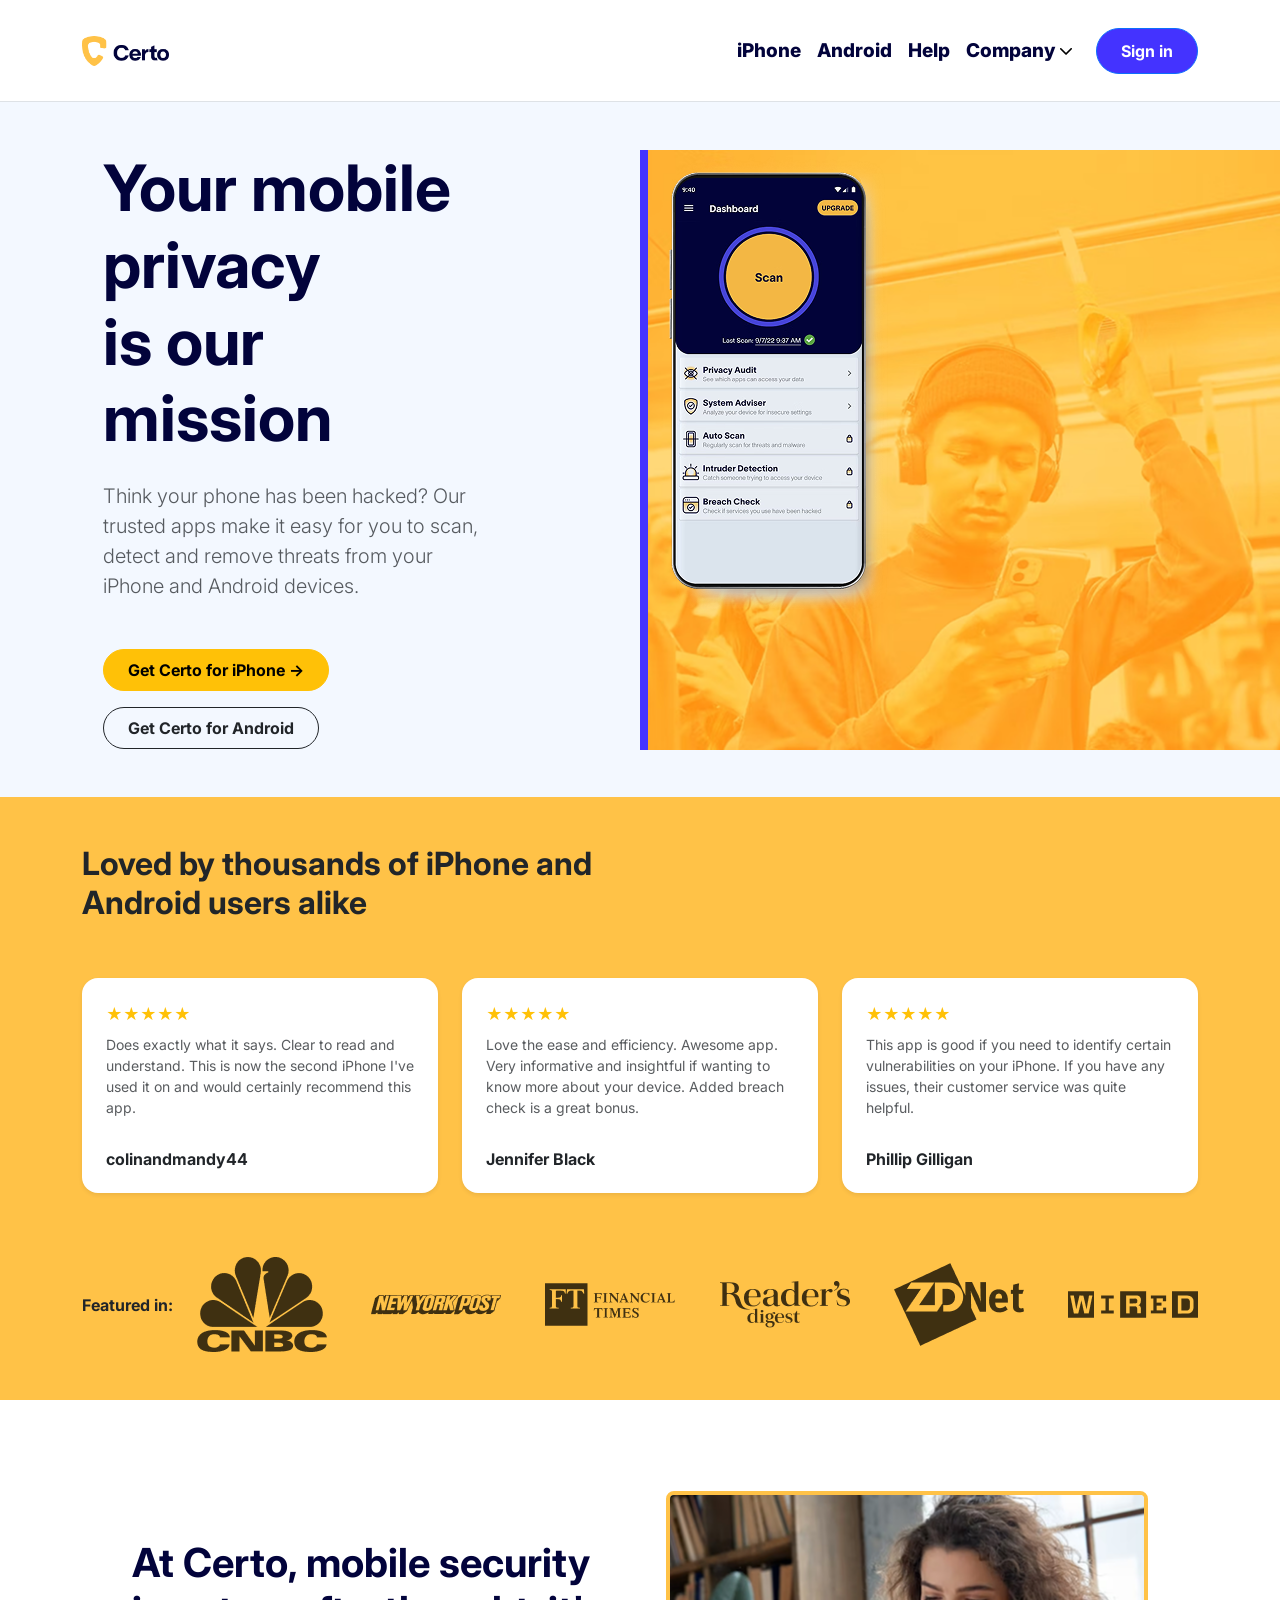
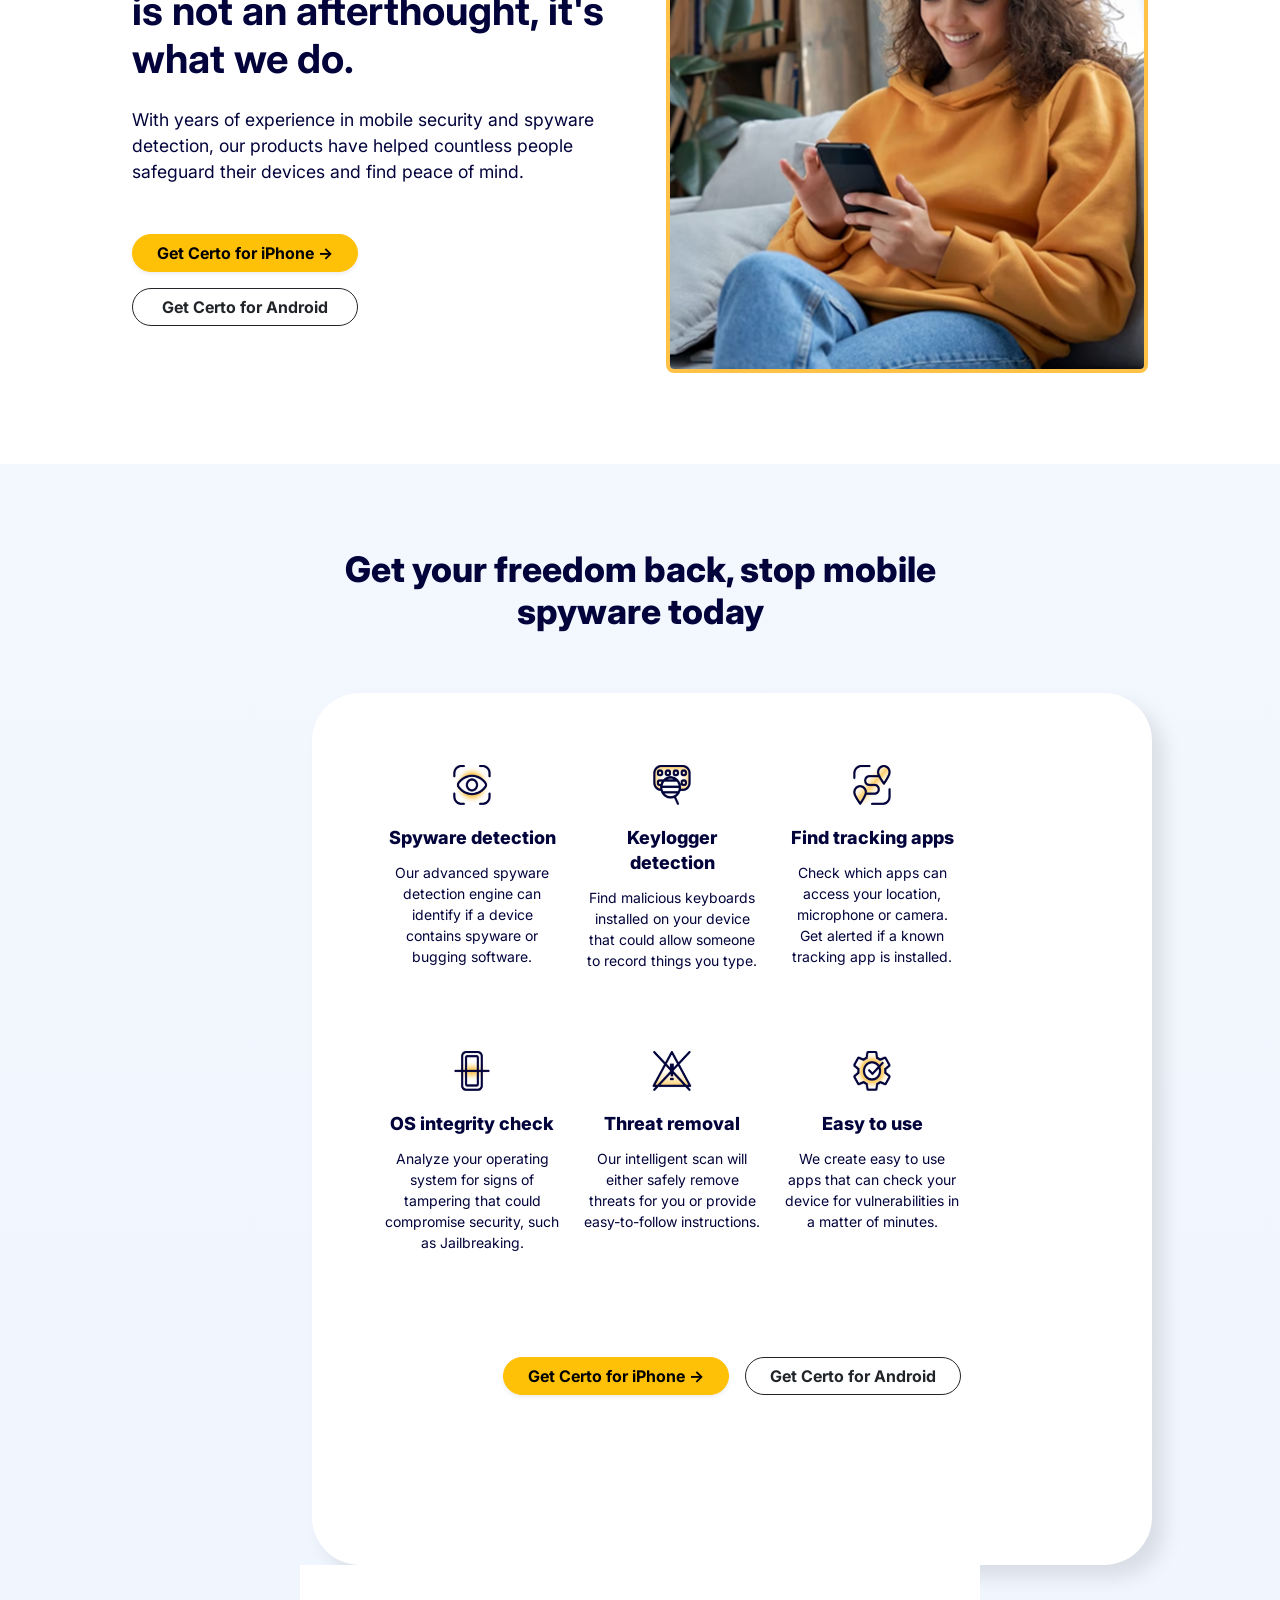
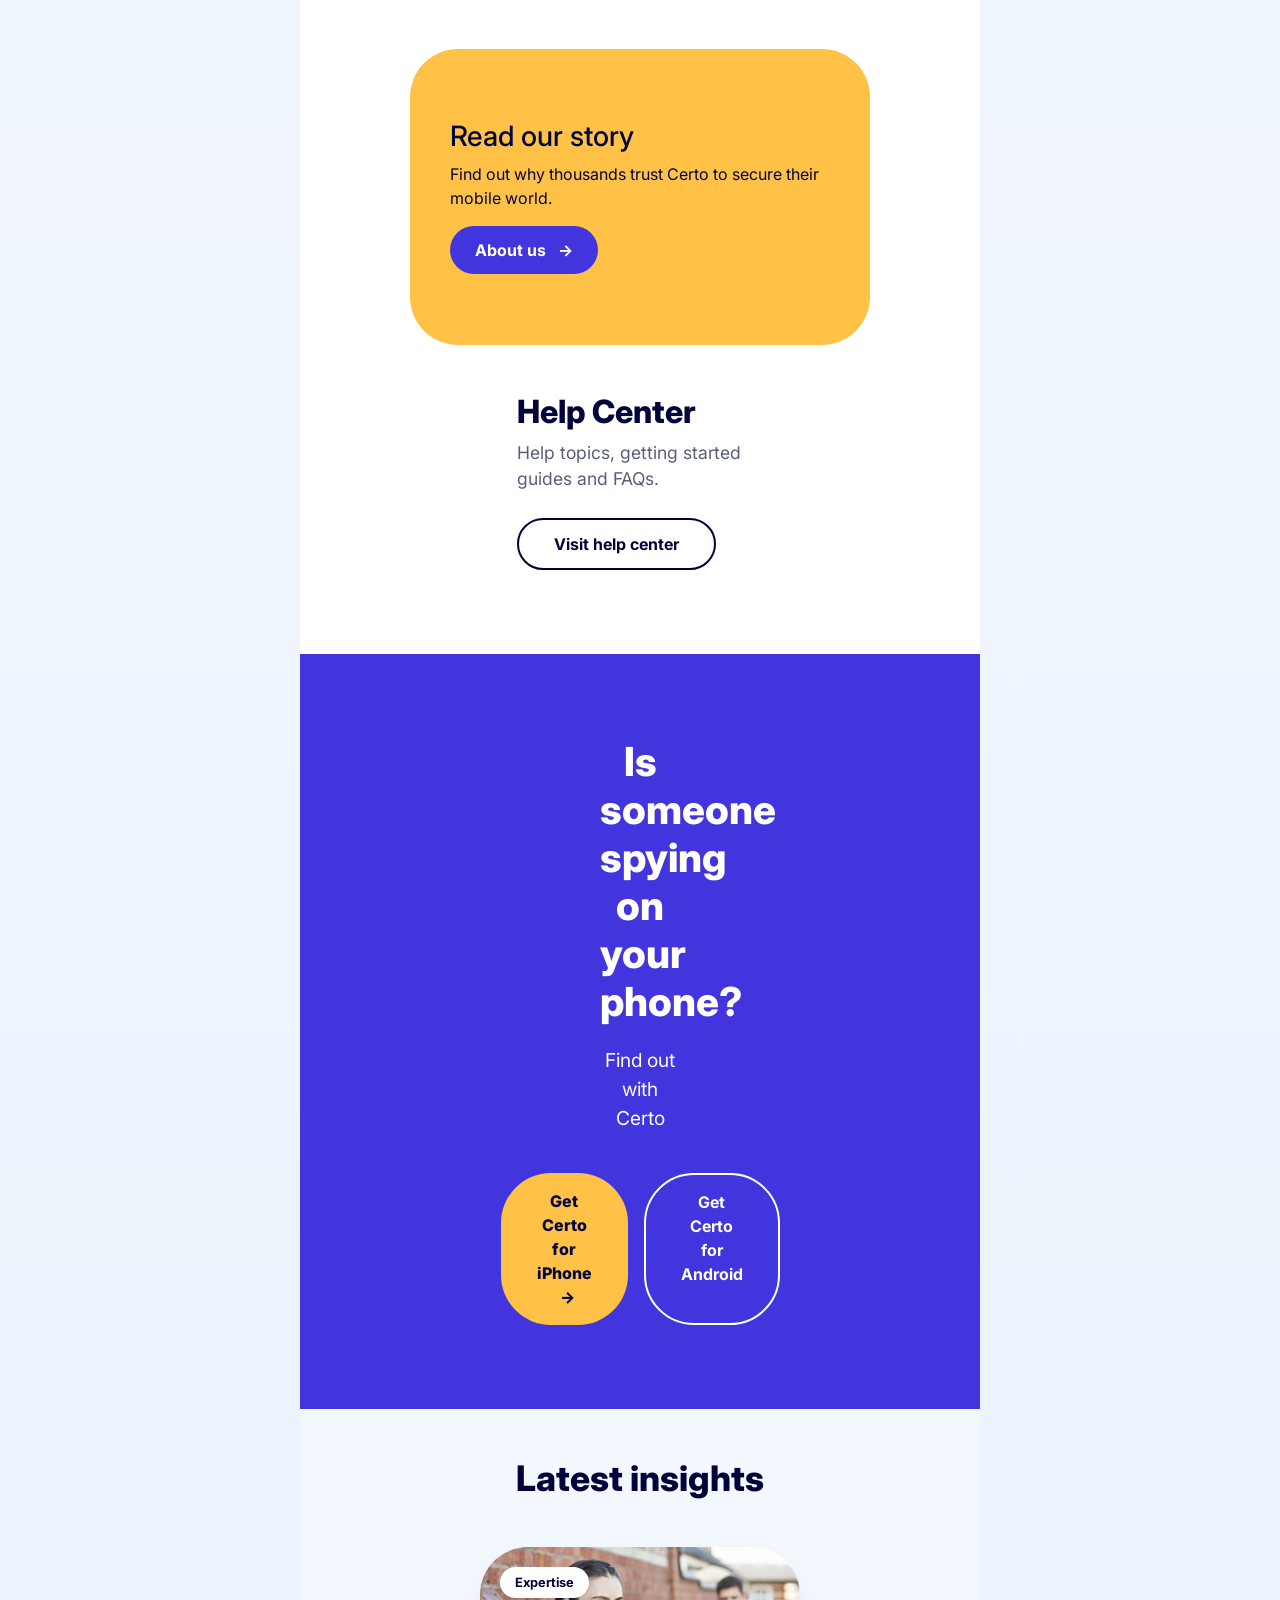
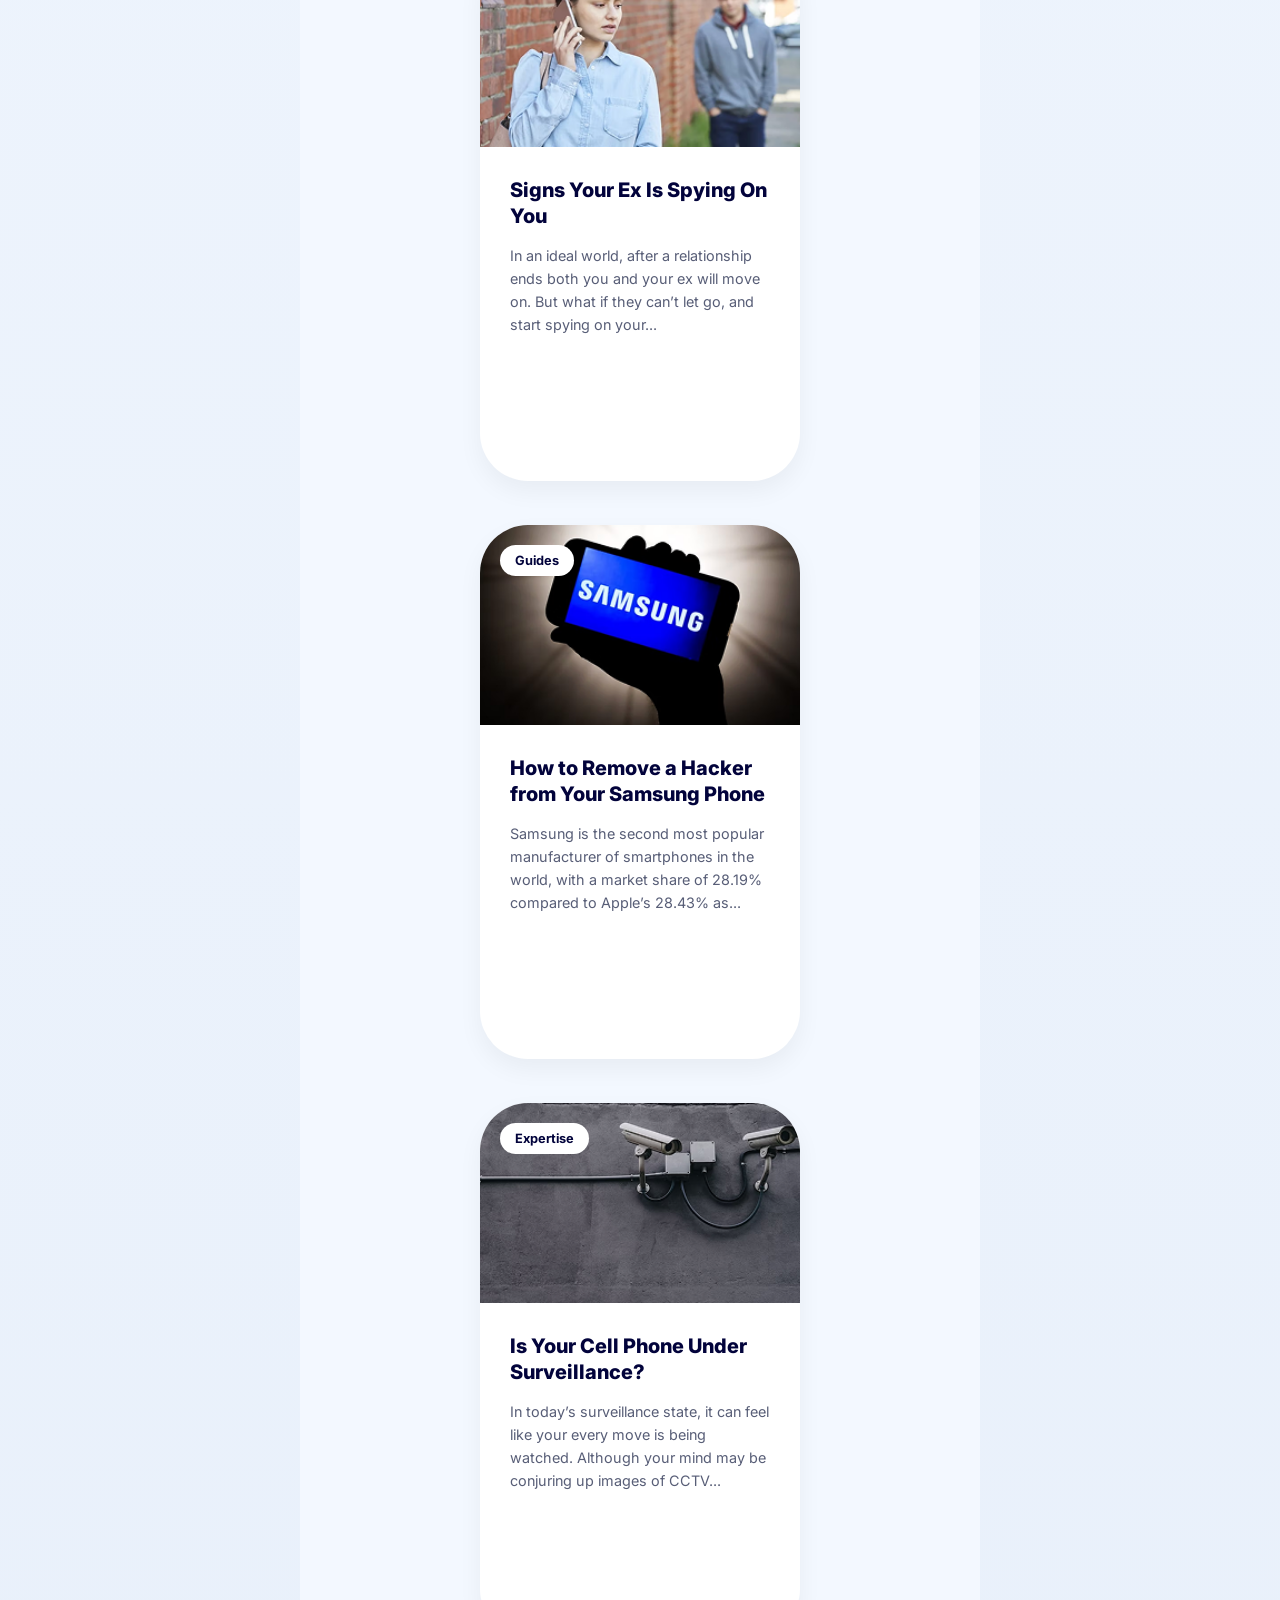
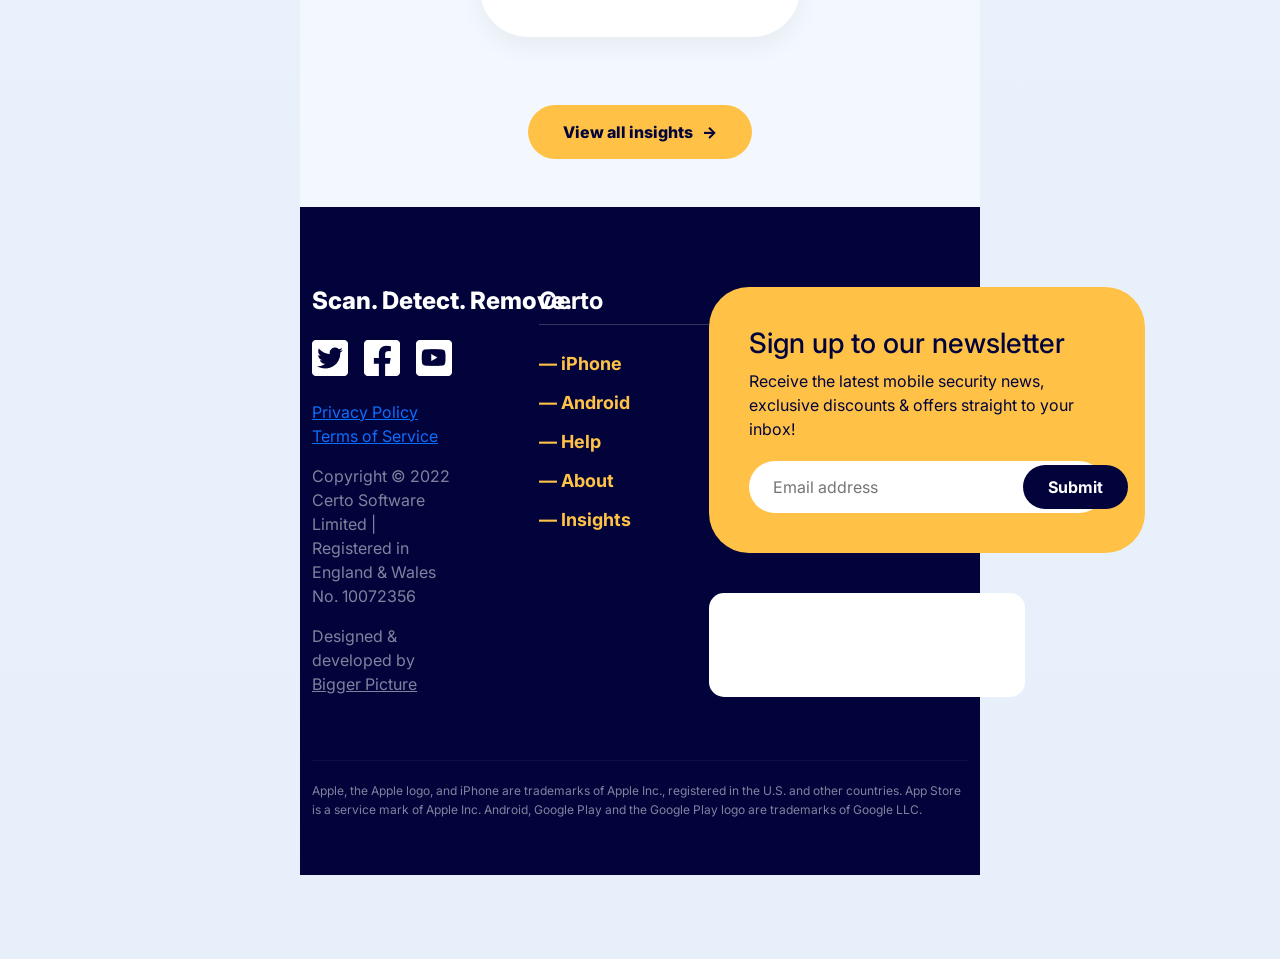
<file: Certosoftwere/index.html>
<!DOCTYPE html>
<html lang="en">
<head>
    <meta charset="UTF-8">
    <meta name="viewport" content="width=device-width, initial-scale=1.0">
    <title>Certo - Mobile Privacy</title>
    
    <!-- Google Font -->
    <link href="https://fonts.googleapis.com/css2?family=Inter:wght@400;700;800&display=swap" rel="stylesheet">
    
    <!-- Bootstrap 5 CDN -->
    <link href="https://cdn.jsdelivr.net/npm/bootstrap@5.3.0/dist/css/bootstrap.min.css" rel="stylesheet">
    
    <!-- Your Style CSS -->
    <link rel="stylesheet" href="style.css">
</head>
<body>

    <!-- NAVBAR START -->
    <header>
        <nav class="navbar navbar-expand-lg navbar-light bg-white border-bottom">
            <div class="container">
                <!-- Logo -->
                <a class="navbar-brand" href="#">
                    <img src="assets/images/logo.png" alt="Certo" height="30">
                </a>

                <button class="navbar-toggler" type="button" data-bs-toggle="collapse" data-bs-target="#menu-main">
                    <span class="navbar-toggler-icon"></span>
                </button>

                <!-- Menu items -->
                <div class="collapse navbar-collapse" id="menu-main">
                    <ul class="navbar-nav ms-auto align-items-center">
                        <li class="nav-item"><a class="nav-link" href="#">iPhone</a></li>
                        <li class="nav-item"><a class="nav-link" href="#">Android</a></li>
                        <li class="nav-item"><a class="nav-link" href="#">Help</a></li>
                        <li class="nav-item">
                            <a class="nav-link" href="#">
                                Company <img src="assets/images/dropdown.png">
                            </a>
                            <!-- Optional dropdown menu -->
                
                            
                        </li>
                        <li class="nav-item ms-lg-3">
                            <a class="btn btn-primary rounded-pill px-4" href="#">Sign in</a>
                        </li>
                    </ul>
                </div>
            </div>
        </nav>
    </header>
    <!-- NAVBAR END -->

    <main>
        <!-- HERO SECTION START -->
        <section class="hero-section">
            <div class="container-fluid p-0">
                <div class="row g-0 align-items-center">
                    
                    <!-- Left Side Text -->
                    <div class="col-lg-6 py-5 px-lg-5">
                        <div class="container">
                            <div class="col-xl-9 offset-xl-1">
                                <h1 class="display-3 fw-bold mb-4">Your mobile privacy <br> is our mission</h1>
                                <p class="lead mb-5 text-muted">Think your phone has been hacked? Our trusted apps make it easy for you to scan, detect and remove threats from your iPhone and Android devices.</p>
                                <div class="d-flex flex-wrap gap-3">
                                    <a href="#" class="btn btn-warning rounded-pill px-4 py-2 fw-bold">Get Certo for iPhone →</a>
                                    <a href="#" class="btn btn-outline-dark rounded-pill px-4 py-2 fw-bold">Get Certo for Android</a>
                                </div>
                            </div>
                        </div>
                    </div>

                    <!-- Right Side Visuals -->
                    <div class="col-lg-6 hero-visual-container">
                        <!-- Background Person -->
                        <div class="hero-bg-person"></div>
                        <!-- Phone Mockup -->
                        <img src="assets/images/android-dashboard-certo-2.png.png" class="phone-mockup-asset" alt="Dashboard">
                    </div>
                </div>
            </div>
            
        </section>
        <!-- HERO SECTION END -->
    </main>
<!-- TESTIMONIAL SECTION START -->
<section class="testimonial-section py-5">
    <div class="container">
        <!-- Heading -->
        <div class="row mb-5">
            <div class="col-md-6">
                <h2 class="fw-bold text-dark">Loved by thousands of iPhone and Android users alike</h2>
            </div>
        </div>

        <!-- Testimonial Cards Row -->
        <div class="row g-4 mb-5 flex-nowrap overflow-auto pb-3 custom-scrollbar">
            <!-- Card 1 -->
            <div class="col-md-4">
                <div class="card border-0 shadow-sm p-4 h-100 rounded-4">
                    <div class="text-warning mb-2">★★★★★</div>
                    <p class="card-text text-muted small">Does exactly what it says. Clear to read and understand. This is now the second iPhone I've used it on and would certainly recommend this app.</p>
                    <h6 class="fw-bold mt-3 mb-0">colinandmandy44</h6>
                </div>
            </div>
            <!-- Card 2 -->
            <div class="col-md-4">
                <div class="card border-0 shadow-sm p-4 h-100 rounded-4">
                    <div class="text-warning mb-2">★★★★★</div>
                    <p class="card-text text-muted small">Love the ease and efficiency. Awesome app. Very informative and insightful if wanting to know more about your device. Added breach check is a great bonus.</p>
                    <h6 class="fw-bold mt-3 mb-0">Jennifer Black</h6>
                </div>
            </div>
            <!-- Card 3 -->
            <div class="col-md-4">
                <div class="card border-0 shadow-sm p-4 h-100 rounded-4">
                    <div class="text-warning mb-2">★★★★★</div>
                    <p class="card-text text-muted small">This app is good if you need to identify certain vulnerabilities on your iPhone. If you have any issues, their customer service was quite helpful.</p>
                    <h6 class="fw-bold mt-3 mb-0">Phillip Gilligan</h6>
                </div>
            </div>
        </div>

        <!-- Featured In Logos -->
        <div class="row align-items-center mt-5">
            <div class="col-12 text-center text-lg-start d-lg-flex align-items-center gap-4">
                <span class="fw-bold text-dark text-nowrap">Featured in:</span>
                <div class="d-flex flex-wrap justify-content-center justify-content-lg-between w-100 mt-3 mt-lg-0 opacity-75">
                    <img src="assets/images/cnbc-blue-2.svg.png" alt="NBC" class="brand-logo">
                    <img src="assets/images/new-york-post-blue-2.svg.png" alt="Mashable" class="brand-logo">
                    <img src="assets/images/financial-times-blue-2.svg.png" alt="Financial Times" class="brand-logo">
                    <img src="assets/images/readers-digest-blue-2.svg.png" alt="Reader's Digest" class="brand-logo">
                    <img src="assets/images/zd-net-blue-2.svg.png" alt="ZDNet" class="brand-logo">
                    <img src="assets/images/wired-blue-2.svg.png" alt="WIRED" class="brand-logo">
                </div>
            </div>
        </div>
    </div>
</section>
    <!-- ABOUT SECTION -->
<section class="about-certo-section">
    <div class="container-custom">
        <div class="row align-items-center g-0">
            <!-- Left Text Column -->
            <div class="col-lg-6 about-text-content">
                <h2 class="fw-bold mb-4">At Certo, mobile security <br> is not an afterthought, it's <br> what we do.</h2>
                <p class="mb-5">With years of experience in mobile security and spyware detection, our products have helped countless people safeguard their devices and find peace of mind.</p>
                
                <div class="d-flex flex-column gap-3 w-fit-content">
                    <a href="#" class="btn btn-warning rounded-pill px-4 fw-bold shadow-sm">Get Certo for iPhone →</a>
                    <a href="#" class="btn btn-outline-dark rounded-pill px-4 fw-bold">Get Certo for Android</a>
                </div>
            </div>

            <!-- Right Image Column -->
            <div class="col-lg-6 d-flex justify-content-end">
                <div class="about-image-wrapper">
                    <img src="assets/images/AdobeStock_350132639-scaled-2.jpeg.png" alt="Person using phone" class="about-hero-img">
                </div>
            </div>
        </div>
    </div>
</section>
<!-- FEATURES SECTION -->
<section class="freedom-section">
    <div class="container">
        <h2 class="section-title text-center">Get your freedom back, stop mobile <br> spyware today</h2>
        
        <div class="features-card mx-auto">
            <div class="row g-4">
                <!-- Row 1 -->
                <div class="col-md-4 feature-item">
                    <img src="assets/images/spyware-detection-loading.png.png" alt="Spyware" class="feature-icon">
                    <h3>Spyware detection</h3>
                    <p>Our advanced spyware detection engine can identify if a device contains spyware or bugging software.</p>
                </div>
                <div class="col-md-4 feature-item">
                    <img src="assets/images/keylogger-detection-loading.png.png" alt="Keylogger" class="feature-icon">
                    <h3>Keylogger detection</h3>
                    <p>Find malicious keyboards installed on your device that could allow someone to record things you type.</p>
                </div>
                <div class="col-md-4 feature-item">
                    <img src="assets/images/find-tracking-apps-loading.png.png" alt="Tracking" class="feature-icon">
                    <h3>Find tracking apps</h3>
                    <p>Check which apps can access your location, microphone or camera. Get alerted if a known tracking app is installed.</p>
                </div>
                <!-- Row 2 -->
                <div class="col-md-4 feature-item">
                    <img src="assets/images/os-integrity-check-loading.png.png" alt="OS Integrity" class="feature-icon">
                    <h3>OS integrity check</h3>
                    <p>Analyze your operating system for signs of tampering that could compromise security, such as Jailbreaking.</p>
                </div>
                <div class="col-md-4 feature-item">
                    <img src="assets/images/threat-removal-loading.png.png" alt="Threat Removal" class="feature-icon">
                    <h3>Threat removal</h3>
                    <p>Our intelligent scan will either safely remove threats for you or provide easy-to-follow instructions.</p>
                </div>
                <div class="col-md-4 feature-item">
                    <img src="assets/images/easy-to-use-loading.png.png" alt="Easy to use" class="feature-icon">
                    <h3 >Easy to use</h3>
                    <p>We create easy to use apps that can check your device for vulnerabilities in a matter of minutes.</p>
                </div>
            </div>

            <!-- Action Buttons inside the card -->
            <div class="d-flex justify-content-center gap-3 mt-5">
                <a href="#" class="btn btn-warning rounded-pill px-4 fw-bold shadow-sm">Get Certo for iPhone →</a>
                <a href="#" class="btn btn-outline-dark rounded-pill px-4 fw-bold">Get Certo for Android</a>
            </div>
        </div>
    </div>

<section class="story-help-section">
    <div class="container">
        <div class="row align-items-center justify-content-center g-5">
            
            <div class="col-auto d-flex justify-content-center">
                <div class="story-card-wrapper">
                    <h3>Read our story</h3>
                    <p>Find out why thousands trust Certo to secure their mobile world.</p>
                    <a href="#" class="btn-purple">About us &nbsp; &rarr;</a>
                </div>
            </div>

            <div class="col-12 col-md-5 text-start">
                <div class="help-content">
                    <h3 style="color: #02033B; font-weight: 800; font-size: 2rem;">Help Center</h3>
                    <p style="color: #585E77; font-size: 1.1rem;">Help topics, getting started guides and FAQs.</p>
                    <a href="#" class="btn" style="border: 2px solid #02033B; border-radius: 50px; padding: 12px 35px; color: #02033B; font-weight: 700; text-decoration: none; display: inline-block; margin-top: 10px;">Visit help center</a>
                </div>
            </div>

        </div>
    </div>
</section>

<section class="blue-cta-section">
    <h2 style="font-weight: 800; font-size: 2.5rem; margin-bottom: 20px;">Is someone spying on your phone?</h2>
    <p style="font-size: 1.2rem; margin-bottom: 40px;">Find out with Certo</p>
    <div class="d-flex justify-content-center gap-3">
        <a href="#" class="btn btn-yellow" style="background-color: #FFC247; color: #02033B; font-weight: 800; border-radius: 50px; padding: 15px 35px; text-decoration: none;">Get Certo for iPhone &nbsp; &rarr;</a>
        <a href="#" class="btn btn-outline-white" style="border: 2px solid #ffffff; color: #ffffff; font-weight: 700; border-radius: 50px; padding: 15px 35px; text-decoration: none;">Get Certo for Android</a>
    </div>
</section>

<section class="insights-section py-5">
    <div class="container">
        <h2 class="section-title text-center mb-5">Latest insights</h2>
        
        <div class="row g-4 justify-content-center">
            <div class="col-auto">
                <div class="insight-card-fixed">
                    <div class="card-img-wrapper">
                        <img src="assets/images/latest-insights-218357.png" alt="Insight 1">
                        <span class="badge-tag">Expertise</span>
                    </div>
                    <div class="card-content">
                        <h3>Signs Your Ex Is Spying On You</h3>
                        <p>In an ideal world, after a relationship ends both you and your ex will move on. But what if they can’t let go, and start spying on your...
                    </div>
                </div>
            </div>

            <div class="col-auto">
                <div class="insight-card-fixed">
                    <div class="card-img-wrapper">
                        <img src="assets/images/latest-insights-218131.png" alt="Insight 2">
                        <span class="badge-tag">Guides</span>
                    </div>
                    <div class="card-content">
                        <h3>How to Remove a Hacker from Your Samsung Phone</h3>
                        <p>Samsung is the second most popular manufacturer of smartphones in the world, with a market share of 28.19% compared to Apple’s 28.43% as...</p>
                    </div>
                </div>
            </div>

            <div class="col-auto">
                <div class="insight-card-fixed">
                    <div class="card-img-wrapper">
                        <img src="assets/images/latest-insights-217525.png" alt="Insight 3">
                        <span class="badge-tag">Expertise</span>
                    </div>
                    <div class="card-content">
                        <h3>Is Your Cell Phone Under Surveillance?</h3>
                        <p>In today’s surveillance state, it can feel like your every move is being watched. Although your mind may be conjuring up images of CCTV...</p>
                    </div>
                </div>
            </div>
        </div>

        <div class="text-center mt-5">
            <a href="#" class="btn-view-all">View all insights &nbsp; &rarr;</a>
        </div>
    </div>
</section>
           
<footer class="footer-section">
    <div class="container">
        <div class="row gy-5">
            <div class="col-lg-3">
                <h2 class="footer-brand">Scan. Detect. Remove.</h2>
                
                <div class="social-icons d-flex gap-3 my-4">
                    <a href="#"><img src="assets/images/Icon awesome-twitter-square.png" alt="Twitter"></a>
                    <a href="#"><img src="assets/images/Icon awesome-facebook-square.png" alt="Facebook"></a>
                    <a href="#"><img src="assets/images/Exclusion 8.png" alt="YouTube"></a>
                </div>
                
                <div class="legal-links">
                    <p><a href="#">Privacy Policy</a> &nbsp;&nbsp; <a href="#">Terms of Service</a></p>
                    <p class="mt-3 opacity-50">Copyright ©️ 2022 Certo Software Limited | Registered in England & Wales No. 10072356</p>
                    <p class="opacity-50">Designed & developed by <u>Bigger Picture</u></p>
                </div>
            </div>

            <div class="col-lg-3 offset-lg-1">
                <h3 class="footer-logo">Certo</h3>
                <div class="footer-divider"></div>
                <ul class="nav-links list-unstyled">
                    <li>— iPhone</li>
                    <li>— Android</li>
                    <li>— Help</li>
                    <li>— About</li>
                    <li>— Insights</li>
                </ul>
            </div>

            <div class="col-lg-5 text-end">
                <div class="newsletter-box text-start d-inline-block">
                    <h3>Sign up to our newsletter</h3>
                    <p>Receive the latest mobile security news, exclusive discounts & offers straight to your inbox!</p>
                    <div class="input-group-custom">
                        <input type="email" placeholder="Email address">
                        <button type="submit">Submit</button>
                    </div>
                </div>

                <div class="white-placeholder-box"></div>
            </div>
        </div>

        <div class="row mt-5">
            <div class="col-12">
                <p class="disclaimer-text">
                    Apple, the Apple logo, and iPhone are trademarks of Apple Inc., registered in the U.S. and other countries. App Store is a service mark of Apple Inc. Android, Google Play and the Google Play logo are trademarks of Google LLC.
                </p>
            </div>
        </div>
    </div>
</footer>
        </main>



<!-- Bootstrap JS -->
    <script src="https://cdn.jsdelivr.net/npm/bootstrap@5.3.0/dist/js/bootstrap.bundle.min.js"></script>
</body>
</html>
</file>
<file: Certosoftwere/style.css>
/* style.css */

/* 1. Variables at the top as requested by your sir */
:root {
    --primary-blue: #02033B;    /* Exact Hex from image_6.png */
    --accent-btn: #4433FF;      /* The Sign-in button color */
    --nav-font: 'Inter', sans-serif; /* Font from image_6.png */
}

/* 2. Global Styles */
body {
    font-family: var(--nav-font);
    color: var(--primary-blue);
}

/* 3. Navbar Styles from image_6.png and image_10.png */
.navbar {
    min-height: 102px; /* Height from image_10.png */
}

.nav-link {
    font-size: 19px;          /* From Typography section in image_6.png */
    font-weight: 800;         /* "Extra Bold" from image_6.png */
    line-height: 25px;        /* From image_6.png */
    color: var(--primary-blue) !important;
}
.hero-section {
    position: relative;
    overflow: hidden; /* This is vital so the ellipse doesn't cause horizontal scrolling */
    background-color: #F3F8FF;
    min-height: 600px;
}


.ellipse-2 {
    position: absolute;
    /* Dimensions from your Figma properties */
    width: 1770px;
    height: 1770px;
    
    /* Radial Gradient from white to light blue/grey */
    background: radial-gradient(circle, #FFFFFF 0%, #E7EFFA 100%);
    
    /* Position it to create that specific curve across the screen */
    top: -450px;
    left: 0px; 
    
    border-radius: 50%;
    z-index: 1; /* Lowest layer */
    pointer-events: none; /* Crucial: allows clicking on buttons 'through' the ellipse */
}


/* Ensure your content is on a higher layer */
.hero-content-container {
    position: relative;
    z-index: 5; /* This pulls the text and buttons in front of the ellipse */
}
/* 4. Button Styles */
.btn-primary {
    background-color: var(--accent-btn);
    border-radius: 50px;      /* To make it rounded-pill */
    padding: 10px 25px;
    font-weight: 700;
}
.hero-visual-container {
    min-height: 600px;
    position: relative;
    overflow: hidden;
    background-image: url('assets/images/home-header-2.png.png');
    background-size: cover;
    background-position: center;
    border-left: 8px solid #4433FF;
}

/* Positioning the Phone */
.phone-left-corner {
    position: absolute;
    top: 15%;
    left: 10%;
    max-height: 520px;
    z-index: 5;
    filter: drop-shadow(0 20px 40px rgba(0,0,0,0.2));
}
.testimonial-section {
    background-color: #FFC247; /* Certo Yellow from image_4.png */
     /* Optional: adds a curve to the bottom of the section */
}

.testimonial-section .card {
    transition: transform 0.3s ease;
}

.testimonial-section .card:hover {
    transform: translateY(-5px);
}

.brand-logo {
    width: 130px;
    height: 95px;
    filter: brightness(0); /* Makes logos look black/dark like the design */
    object-fit: contain;
}

/* Custom scrollbar for mobile horizontal scrolling */
.custom-scrollbar::-webkit-scrollbar {
    height: 4px;
}
.custom-scrollbar::-webkit-scrollbar-thumb {
    background: rgba(0,0,0,0.1);
    border-radius: 10px;
}
.about-certo-section {
    width: 100%;
    min-height: 664px; /* From image_22.png */
    background-color: #FFFFFF;
    display: flex;
    align-items: center;
    /* Adding the specific padding from Figma */
    padding: 84px 132px; 
}

.container-custom {
    max-width: 1176px; /* From image_23.png: Width Hug 1,176px */
    margin: 0 auto;
    width: 100%;
}

.about-text-content h2 {
    color: #02033B;
    font-size: 2.5rem;
    line-height: 1.2;
}

.about-text-content p {
    color: #02033B;
    font-size: 1.1rem;
    max-width: 480px;
}

/* Image styling from image_24.png */
.about-image-wrapper {
    width: 482.03px;
    height: 482.03px;
    border: 4px solid #FFC247; /* The yellow border in Figma */
    position: relative;
    overflow: hidden;
    border-radius: 8px; /* Optional: adds slight smoothness */
}

.about-hero-img {
    width: 100%;
    height: 100%;
    object-fit: cover;
}

.w-fit-content {
    width: fit-content;
}
.freedom-section {
    width: 100%;
    min-height: 1202.5px; /* From image_22.png height */
    padding: 84px 300px;  /* From image_22.png padding specs */
    /* Linear Gradient from image_22.png: #F3F8FF to #E7EFFA */
    background: linear-gradient(180deg, #F3F8FF 0%, #E7EFFA 100%);
}

.section-title {
    color: #02033B;
    font-size: 2.2rem;
    font-weight: 800;
    margin-bottom: 60px;
}

.features-card {
    width: 840px;           /* From image_23.png */
    min-height: 872.5px;    /* From image_24.png */
    background: #FFFFFF;
    border-radius: 48px;    /* From image_24.png radius */
    padding: 72px;          /* From image_25.png */
    /* Drop Shadow from image_24.png: X:12, Y:12, Blur:20, 10% Opacity */
    box-shadow: 12px 12px 20px rgba(0, 0, 0, 0.1);
}

.feature-item {
    width: 200px;           /* From image_26.png */
    text-align: center;
    margin-bottom: 40px;
}

.feature-icon {
    width: 40px;
    height: 40px;
    margin-bottom: 20px;
}

.feature-item h3 {
    font-family: 'Inter', sans-serif;
    font-size: 18px;        /* From image_27.png */
    font-weight: 800;       /* Extra Bold */
    color: #02033B;
    text-align: center;
    line-height: 25px;
    margin-bottom: 12px;
}

.feature-item p {
    font-size: 14px;
    
    text-align: center;
    line-height: 1.5;
}

/* --- STORY & HELP SECTION --- */
.story-help-section {
    background-color: #FFFFFF !important; /* Poora background White */
    padding: 84px 0; /* Figma padding */
}

/* Yellow Box (Read our story) - FIXED */
.story-card-wrapper {
    background-color: #FFC247; /* Yellow Box wapis yellow hai */
    border-radius: 48px;      /* Figma Specs */
    width: 460px;             /* Figma Width */
    height: 296px;            /* Figma Height */
    padding: 40px;
    display: flex;
    flex-direction: column;
    justify-content: center;
    border: none;
}

/* Yellow Box Text */
.story-card-wrapper h3, 
.story-card-wrapper p {
    color: #02033B; /* Dark Navy text */
}

/* Purple Button inside Yellow Box */
.btn-purple {
    background-color: #4335DE; /* Purple Button */
    color: #ffffff !important;
    border-radius: 50px;
    padding: 12px 25px;
    font-weight: 700;
    text-decoration: none;
    display: inline-flex;
    align-items: center;
    width: fit-content;
}



/* About Us Purple Button - Color from Image 9 & 13 */
.btn-purple {
    background-color: #4335DE; /* Brand Purple */
    color: #ffffff !important;
    border-radius: 50px;
    padding: 12px 25px;
    font-weight: 700;
    text-decoration: none;
    display: inline-flex;
    align-items: center;
    width: fit-content;
    transition: 0.3s ease;
    border: none;
}

.btn-purple:hover {
    background-color: #3529b5;
    transform: translateY(-2px);
}

/* Blue CTA Section - Background from Image 9 & 10 */
.blue-cta-section {
    background-color: #4335DE; /* Matching Purple/Blue Background */
    padding: 84px 300px;       /* Spacing from Image 4 */
    text-align: center;
    color: #FFFFFF;
}




/* Container Background */
.insights-section {
    background-color: #F3F8FF;
    padding: 84px 0;
}

/* Card Fixed Size Specs from Image 16 */
.insight-card-fixed {
    background: #FFFFFF;
    width: 320px;              /* Width from Image 16 */
    height: 534px;             /* Height from Image 16 */
    border-radius: 48px;       /* Radius from Image 16 */
    overflow: hidden;
    display: flex;
    flex-direction: column;
    box-shadow: 0 10px 25px rgba(0, 0, 0, 0.05);
    margin-bottom: 20px;
}

/* Image styling inside the fixed box */
.card-img-wrapper {
    position: relative;
    width: 100%;
    height: 200px; /* Fixed image height */
}

.card-img-wrapper img {
    width: 100%;
    height: 100%;
    object-fit: cover;
}

.badge-tag {
    position: absolute;
    top: 20px;
    left: 20px;
    background: #FFFFFF;
    color: #02033B;
    padding: 6px 15px;
    border-radius: 50px;
    font-weight: 700;
    font-size: 0.8rem;
}

/* Content spacing */
.card-content {
    padding: 30px;
    padding-bottom: 54px; /* Bottom padding from Image 16 */
    flex-grow: 1;
}

.card-content h3 {
    color: #02033B;
    font-weight: 800;
    font-size: 1.25rem;
    line-height: 1.3;
    margin-bottom: 15px;
}

.card-content p {
    color: #585E77;
    font-size: 0.9rem;
    line-height: 1.6;
    margin-bottom: 30px;
}

/* View All Insights Button */
.btn-view-all {
    background-color: #FFC247;
    color: #02033B !important;
    border-radius: 50px;
    padding: 15px 35px;
    font-weight: 800;
    text-decoration: none;
    display: inline-block;
}

.footer-section {
    background-color: #02033B;
    color: white;
    padding: 80px 0 40px;
    font-family: 'Inter', sans-serif;
}

/* 1 Line Heading */
.footer-brand {
    font-weight: 800;
    font-size: 24px;
    white-space: nowrap; 
}

.footer-logo {
    font-weight: 700;
    font-size: 24px;
    margin-bottom: 8px;
}

.footer-divider {
    width: 250px;
    height: 1px;
    background: rgba(255, 255, 255, 0.2);
    margin-bottom: 25px;
}

.nav-links li {
    color: #FFC247;
    font-weight: 700;
    font-size: 18px;
    margin-bottom: 12px;
}

/* Yellow Box Size */
.newsletter-box {
    background-color: #FFC247;
    color: #02033B;
    padding: 40px;
    border-radius: 40px;
    width: 436px;
    text-align: left;
}

.input-group-custom {
    display: flex;
    background: white;
    border-radius: 50px;
    padding: 4px;
    margin-top: 20px;
}

.input-group-custom input {
    border: none;
    padding-left: 20px;
    flex: 1;
    outline: none;
    border-radius: 50px 0 0 50px;
}

.input-group-custom button {
    background: #02033B;
    color: white;
    border: none;
    padding: 10px 25px;
    border-radius: 50px;
    font-weight: 700;
}

/* Exact White Box */
.white-placeholder-box {
    width: 315.97px;
    height: 104px;
    background: white;
    border-radius: 15px;
    margin-top: 40px;
    margin-left: auto; /* Aligns under yellow box */
}

/* Bottom Paragraph Disclaimer */
.disclaimer-text {
    font-size: 12px;
    opacity: 0.5;
    line-height: 1.6;
    border-top: 1px solid rgba(255,255,255,0.1);
    padding-top: 20px;
}
</file>
